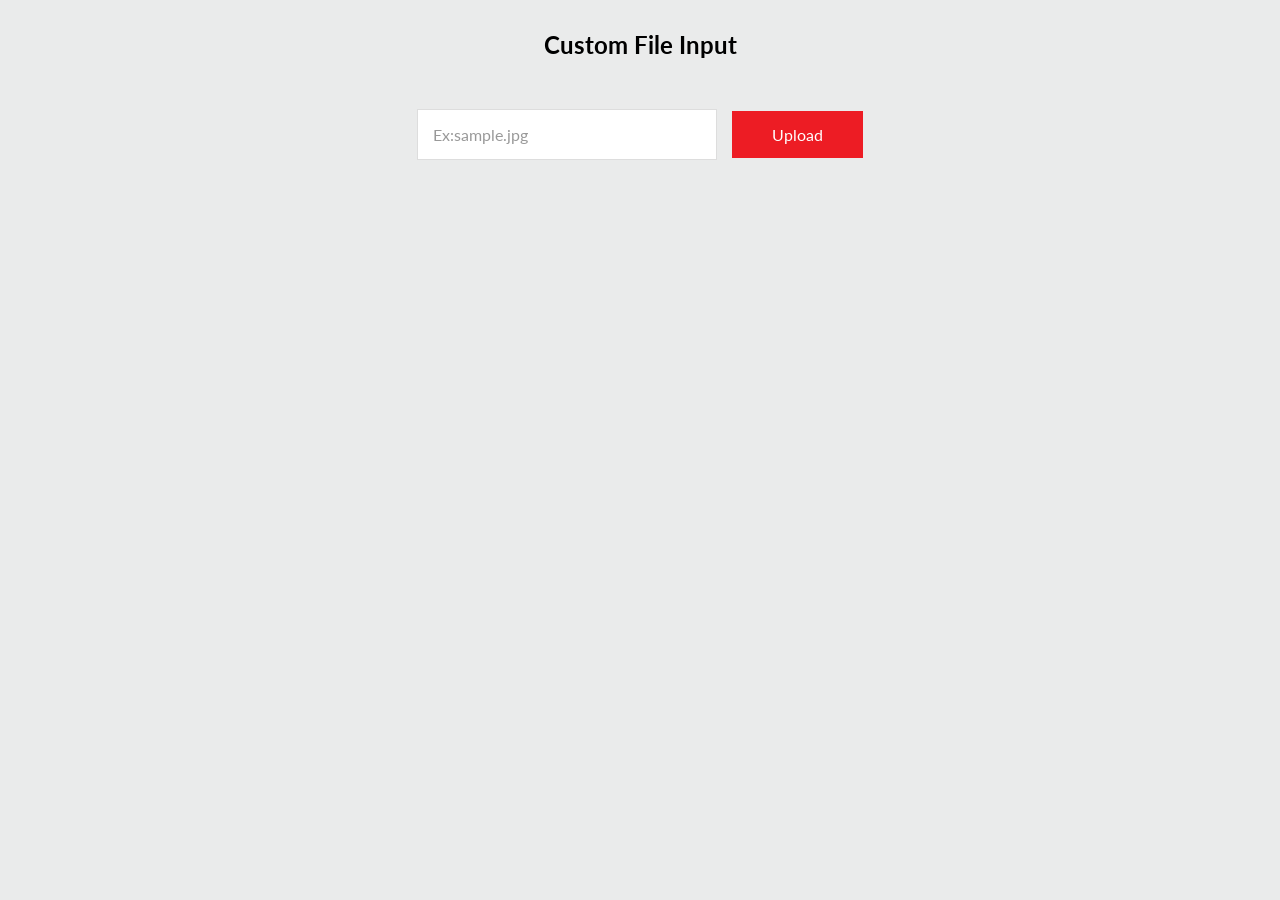
<file: Câu 11/index.html>
<!DOCTYPE html>
<html lang="en">
<head>
<meta name="viewport" content="width=device-width, initial-scale=1.0, user-scalable=no">
<title>Home</title>
<meta charset="UTF-8">
<link rel="stylesheet" href="css/style.css">
</head>
<body>

<h2 class="text-center">Custom File Input</h2>

<div class="custom-file-wrp">
	<div class="filename">
		Ex:sample.jpg
	</div>
	<div class="custom-file">
		<label for="fileupload">Upload</label>
		<input type="file"  id="fileupload">
	</div>
</div>

<div id="file-details" style="display: none;"></div>

<script src="js/jquery-latest.min.js"></script>
<script src="js/script.js"></script>
</body>
</html>
</file>
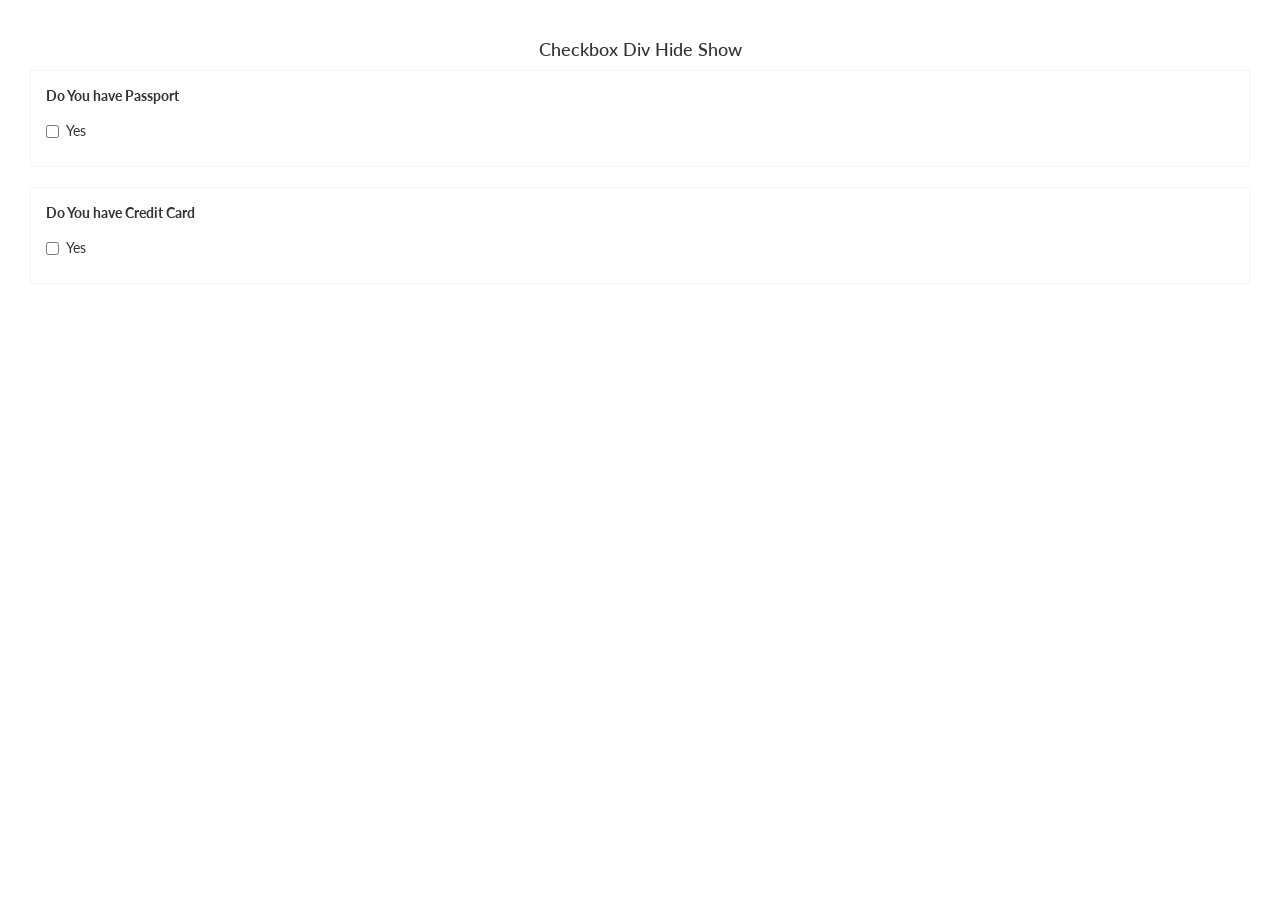
<file: Câu 12/index.html>
<!DOCTYPE html>
<html lang="en">
<head>
<meta charset="UTF-8">	
<title>D CODE SHOW</title>
<link rel="stylesheet" href="css/bootstrap.min.css">
<link rel="stylesheet" href="css/style.css">
<style>
</style>
</head>
<body>
<h4>Checkbox Div Hide Show</h4>

<div class="checkbox-card">
	<label for="">Do You have Passport</label>
	<div class="checkbox">
		<label>
			<input type="checkbox" class="checkme">Yes
		</label>
	</div>
	<div class="passport-box">
		<input type="text" placeholder="Enter Passport Number" 
		class="form-control">
	</div>
	<div class="apply-box">
		<a href="">Apply For Passport</a>
	</div>
</div>
<br>
<div class="checkbox-card">
	<label for="">Do You have Credit Card</label>
	<div class="checkbox">
		<label>
			<input type="checkbox" class="checkme">Yes
		</label>
	</div>
	<div class="passport-box">
		<input type="text" placeholder="Enter Credit Card Number" 
		class="form-control">
	</div>
	<div class="apply-box">
		<a href="">Apply For Credit Card</a>
	</div>
</div>

	

	



<script src="js/jquery-latest.min.js"></script>
<script src="js/script.js"></script>

</body>
</html>
</file>
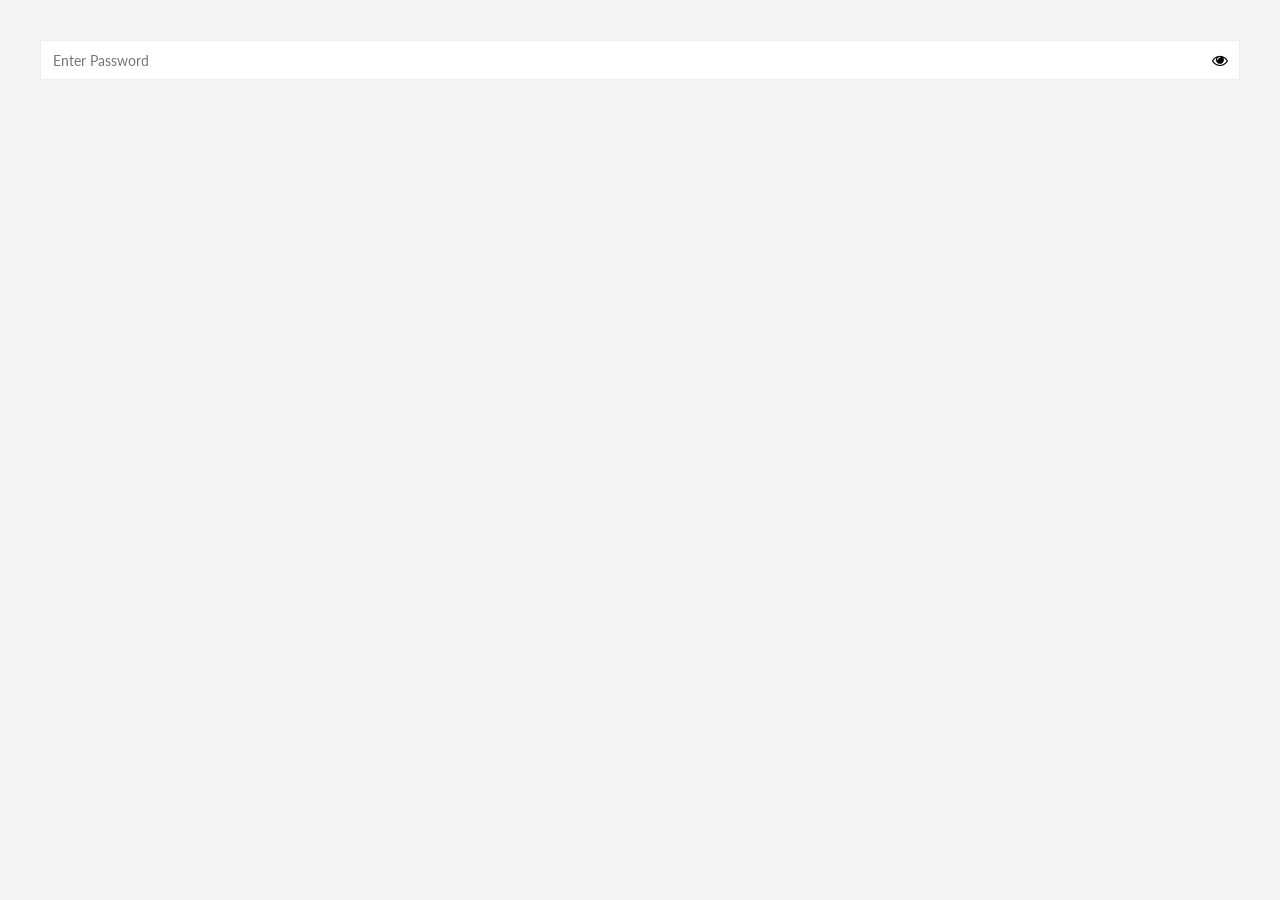
<file: Câu 13/index.html>
<!DOCTYPE html>
<html lang="en">
<head>
<meta name="viewport" content="width=device-width, initial-scale=1.0, user-scalable=no">
<title>Home</title>
<meta charset="UTF-8">
<!--Font Awesome CDN Link-->
<link href="https://stackpath.bootstrapcdn.com/font-awesome/4.7.0/css/font-awesome.min.css" rel="stylesheet" type="text/css"/>
<link rel="stylesheet" href="css/style.css">
</head>
<body>

	<div class="password-show-card">
		<input type="password" class="input-control" placeholder="Enter Password">
		<i class="fa fa-eye password-show"></i>
		<!-- <i class="fa fa-eye-slash"></i> -->
	</div>

	
<script src="js/jquery-latest.min.js"></script>
<script src="js/script.js"></script>

</body>
</html>
</file>
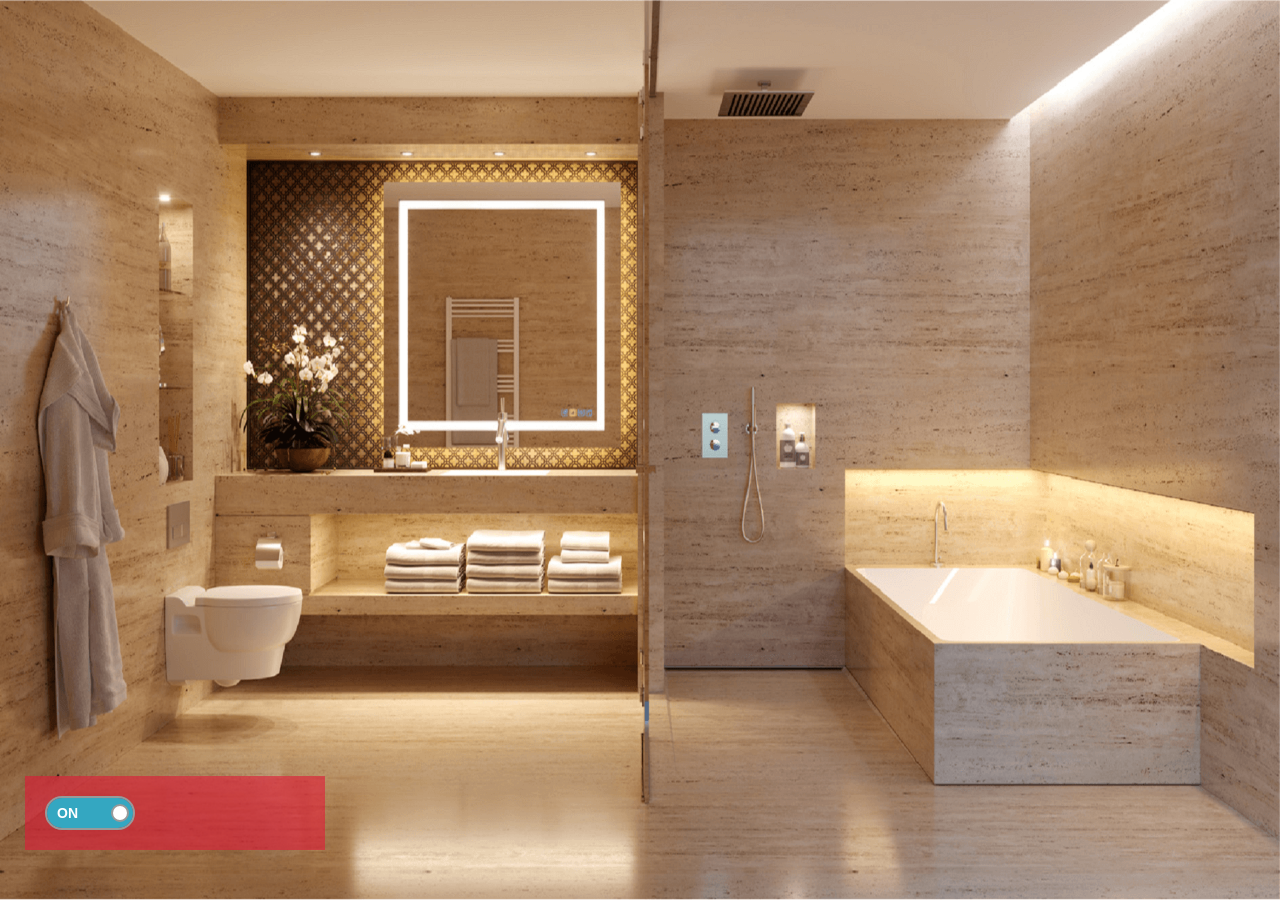
<file: Câu 14/index.html>
<!DOCTYPE html>
<html lang="en">

<head>
    <meta name="viewport" content="width=device-width, initial-scale=1.0, user-scalable=no">
    <title>Home</title>
    <meta charset="UTF-8">

    <link rel="stylesheet" href="css/style.css">
</head>

<body>

    <!--IMAGE EFFECT-->
    <div class="image-effect" id="image-effect-2">
        <img src="images/off.png" class="fadeEffect">
        <img src="images/on.png">
    </div>

    <!--Switch Button-->
    <div class="switch-btn">
        <div class="onoffswitch">
            <input type="checkbox" name="onoffswitch" class="onoffswitch-checkbox toggle-switch-2" id="myonoffswitch" tabindex="0" checked>
            <label class="onoffswitch-label" for="myonoffswitch">
            <span class="onoffswitch-inner"></span>
            <span class="onoffswitch-switch"></span>
            </label>
        </div>
    </div>

    <script src="js/jquery-latest.min.js"></script>
    <script src="js/script.js"></script>
    
</body>

</html>
</file>
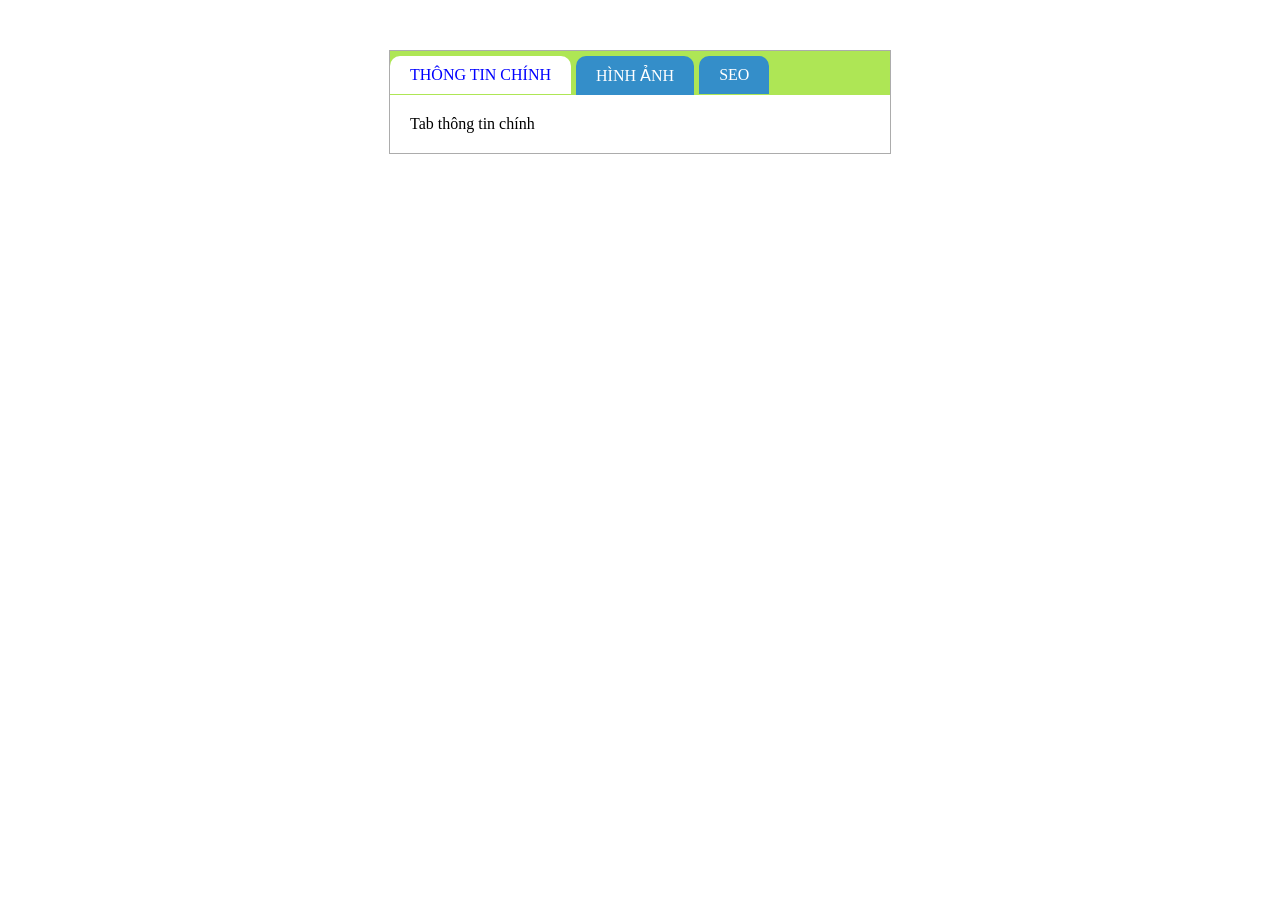
<file: Câu 15/index.html>
<!DOCTYPE html>
<html>
    <head>
        <title>Tạo tabs trong jQuery</title>
        <meta charset="UTF-8">
        <meta name="viewport" content="width=device-width, initial-scale=1.0">
        <link rel="stylesheet" type="text/css" href="style.css">
        <script src="https://code.jquery.com/jquery-3.1.1.min.js"></script>
        <script>window.jQuery || document.write('<script src="js/jquery-latest.min.js"><\/script>')</script>
        <script src="js/script.js"></script>
    </head>
    <body>
        <div class="tab-wrapper">
            <ul class="tab">
                <li>
                    <a href="#tab-main-info">Thông tin chính</a>
                </li>
                <li>
                    <a href="#tab-image">Hình ảnh</a>
                </li>
                <li>
                    <a href="#tab-seo">SEO</a>
                </li>
            </ul>
            <div class="tab-content">
                <div class="tab-item" id="tab-main-info">
                    Tab thông tin chính
                </div>
                <div class="tab-item" id="tab-image">
                    Tab hình ảnh
                </div>
                <div class="tab-item" id="tab-seo">
                    Tab SEO
                </div>
            </div>
        </div>
    </body>
</html>
</file>
<file: Câu 11/css/style.css>
@import url('https://fonts.googleapis.com/css?family=Lato:400,700,900|Open+Sans:300,400|Oswald:400,700');
* { padding: 0; margin: 0; box-sizing: border-box }
body {font-family:'Lato',sans-serif;padding: 30px;background: #eaebeb;}

/**************/

.text-center{
text-align: center;
margin-bottom: 50px;
}

.custom-file-wrp{
	display: flex;
	justify-content: center;
	align-items: center;
}

.filename{
	background: #fff;
	padding: 15px 15px;
	border: 1px solid #ddd;
	width: 300px;
	margin-right: 15px;
	color: #999
}

.custom-file input[type="file"]
{
	display: none
}

.custom-file label{
	cursor: pointer;
	background: #ed1c24;
	display: inline-block;
	color: #fff;
	padding: 14px 40px;
	text-align: center;
}

#file-details {
	margin-top: 30px;
	text-align: center;
	font-size: 16px;
	color: #333;
	background: #fff;
	max-width: 450px;
	margin-left: auto;
	margin-right: auto;
	padding: 15px;
	border-radius: 6px;
	border: 1px solid #ddd;
	box-shadow: 0 2px 4px rgba(0,0,0,0.05);
}

#file-details p {
	margin: 6px 0;
}
</file>
<file: Câu 12/css/style.css>
@import url('https://fonts.googleapis.com/css?family=Lato:400,700,900|Open+Sans:300,400|Oswald:400,700');
* { padding: 0; margin: 0; box-sizing: border-box }
body {font-family:'Lato',sans-serif;padding: 30px;}

/**************/
h4{text-align: center}

.checkbox-card{
	border: 1px solid #f4f4f4;
	padding: 15px;
}

.passport-box{
	display: none
}

.apply-box{
	margin-top: 10px;
	display: none
}
</file>
<file: Câu 13/css/style.css>
@import url('https://fonts.googleapis.com/css?family=Lato:400,700,900|Open+Sans:300,400|Oswald:400,700');

* {
padding: 0;
margin: 0;
box-sizing: border-box;
font-family: 'Lato', sans-serif;
}

html,body{
width: 100%;
height: 100%;
background: #f4f4f4;
padding: 20px;
}

/***************/

.password-show-card{
	position: relative
}

.password-show-card .input-control{
	width: 100%;
	height: 40px;
	background: #fff;
	border: 1px solid #eee;
	box-shadow: 0px 0px 2px #eee;
	padding: 6px 12px;
	font-size: 14px;
	color: #333333
}

.password-show-card .input-control:focus{
border: 1px solid #66afe9;
}

.password-show-card .password-show{
position: absolute;
top: 12px;
right: 12px;
cursor: pointer;
}
</file>
<file: Câu 14/css/style.css>
@import url('https://fonts.googleapis.com/css?family=Lato:400,700,900|Open+Sans:300,400|Oswald:400,700');
* {
    padding: 0;
    margin: 0;
    box-sizing: border-box
}

body {
    font-family: 'Lato', sans-serif;
    background: #eaebeb;
}


/**************/


/******Image Transition Effect*********/

.image-effect {
    position: relative;
}

.image-effect img {
    position: absolute;
    left: 0;
    transition: opacity 1.2s ease-in-out;
    opacity: 0;
    height: 100vh;
    width: 100%;
}

.image-effect img.fadeEffect {
    opacity: 1;
}


/****/

.switch-btn {
    margin-left: 25px;
    position: absolute;
    bottom: 50px;
    z-index: 10;
    background: rgba(226, 25, 55, .6);
    width: 300px;
    padding: 20px;
    display: flex;
    align-items: center;
}

.onoffswitch {
    position: relative;
    width: 90px;
    -webkit-user-select: none;
    -moz-user-select: none;
    -ms-user-select: none;
}

.onoffswitch-checkbox {
    position: absolute;
    opacity: 0;
    pointer-events: none;
}

.onoffswitch-label {
    display: block;
    overflow: hidden;
    cursor: pointer;
    border: 2px solid #999999;
    border-radius: 20px;
}

.onoffswitch-inner {
    display: block;
    width: 200%;
    margin-left: -100%;
    transition: margin 0.3s ease-in 0s;
}

.onoffswitch-inner:before,
.onoffswitch-inner:after {
    display: block;
    float: left;
    width: 50%;
    height: 30px;
    padding: 0;
    line-height: 30px;
    font-size: 14px;
    color: white;
    font-family: Trebuchet, Arial, sans-serif;
    font-weight: bold;
    box-sizing: border-box;
}

.onoffswitch-inner:before {
    content: "ON";
    padding-left: 10px;
    background-color: #34A7C1;
    color: #FFFFFF;
}

.onoffswitch-inner:after {
    content: "OFF";
    padding-right: 10px;
    background-color: #EEEEEE;
    color: #999999;
    text-align: right;
}

.onoffswitch-switch {
    display: block;
    width: 18px;
    margin: 6px;
    background: #FFFFFF;
    position: absolute;
    top: 2px;
    bottom: 0;
    right: 56px;
    border: 2px solid #999999;
    border-radius: 20px;
    transition: all 0.3s ease-in 0s;
    height: 18px;
}

.onoffswitch-checkbox:checked+.onoffswitch-label .onoffswitch-inner {
    margin-left: 0;
}

.onoffswitch-checkbox:checked+.onoffswitch-label .onoffswitch-switch {
    right: 0px;
}
</file>
<file: Câu 15/style.css>
.tab-wrapper{
    width: 500px;
    margin: 50px auto;
    border: solid 1px #acacac;
}
.tab-wrapper ul{
    overflow: hidden;
    background: #aee655;
    margin: 0px;
    padding: 0px;
}
.tab-wrapper ul li{
    float: left;
    list-style: none;
    padding: 10px 20px;
    background: #348ec9;
    border-radius: 10px 10px 0px 0px;
    margin-right: 5px;
    margin-top: 5px;
}
.tab-wrapper ul li.active{
    background: #Fff;
}
.tab-wrapper ul li.active a{
    color: blue;
}
.tab-wrapper ul li a{
    color: #fff;
    text-transform: uppercase;
    text-decoration: none;
}
.tab-content{
    padding: 20px;
}
.tab-item{
    display: none;
}
</file>
